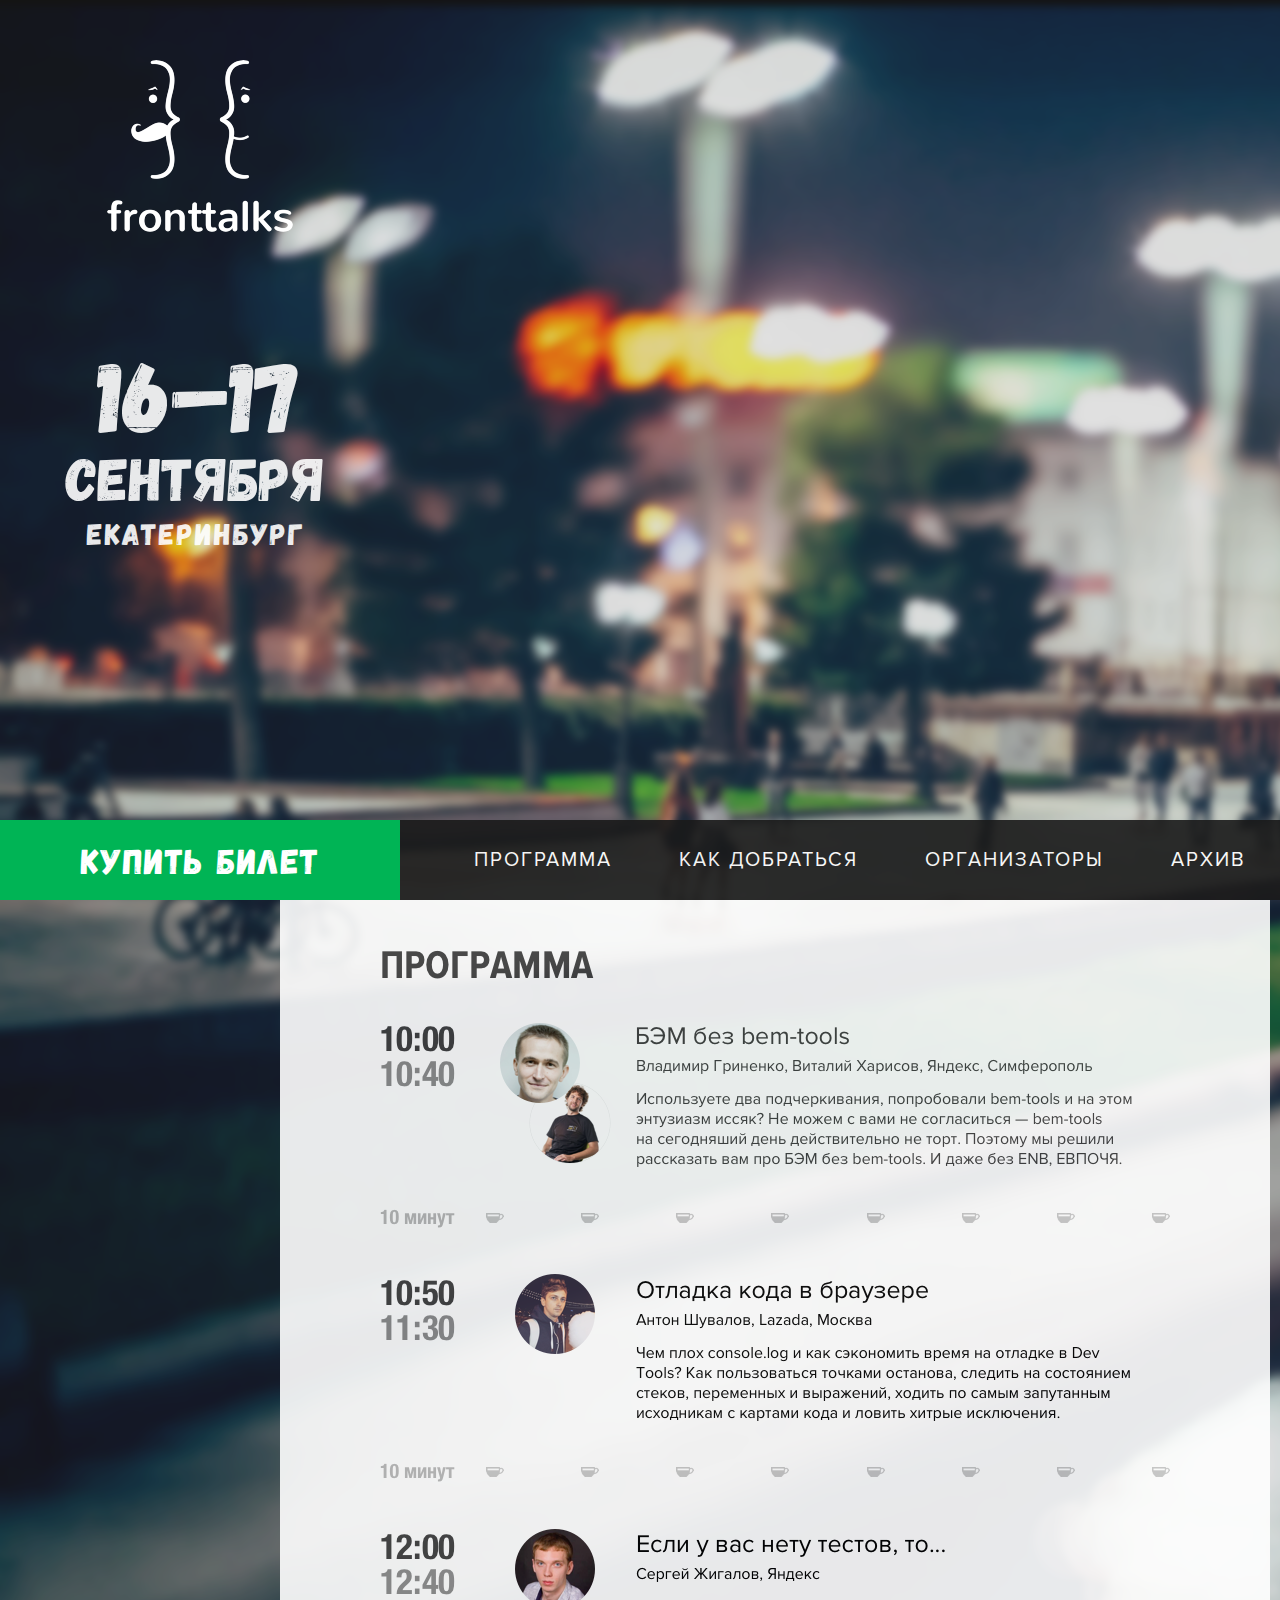
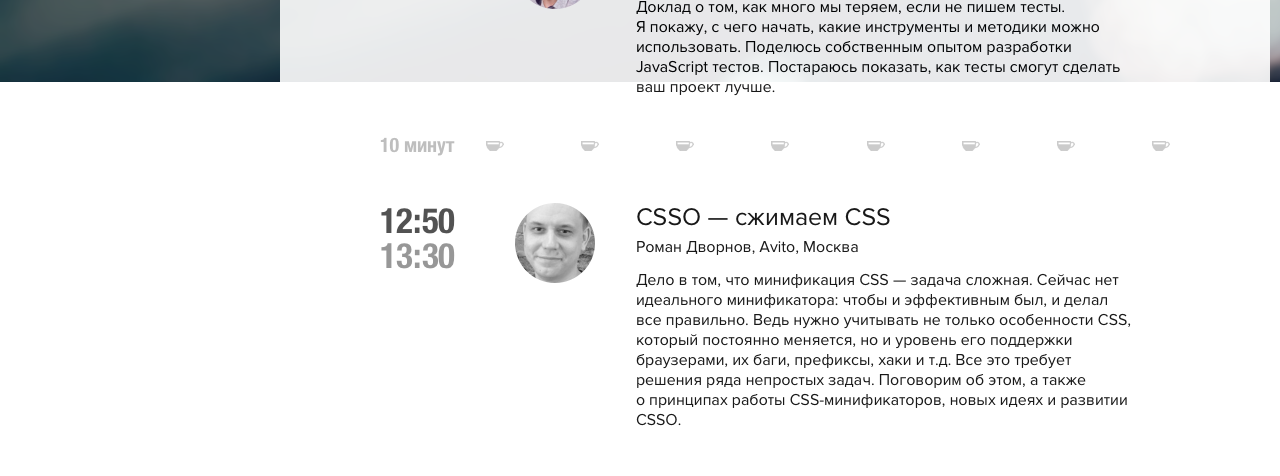
<file: index.html>
<!DOCTYPE html>
<html lang="en">
<head>
  <meta charset="UTF-8">
  <title>fronttalks</title>
  <link rel="stylesheet" href="css/fonts.css">
  <link rel="stylesheet" href="css/button.css">
  <link rel="stylesheet" href="css/fronttalks.css">
</head>
<body>
  <div class="main">
    <aside class="about">
      <div class="logo-wrapper">
        <img src="img/logo.png" alt="logo-fronttalks" class="logo">
      </div>

      <div class="date">16–17</div>
      <div class="month">сентября</div>
      <div class="place">екатеринбург</div>
      <button type="button" name="button" class="buy-ticket">
        <span class="buy-ticket-icon"></span>
        <a class="buy-ticket-text">Купить билет</a>
      </button>

    </aside>
    <section class="content">
      <img src="img/programm.png" alt="programm" class="programm">
    </section>
    <section class="panel">
      <ul class="menu">
        <li class="menu-item"><a href="#" class="menu-item-link">программа</a></li>
        <li class="menu-item"><a href="#" class="menu-item-link">как добраться</a></li>
        <li class="menu-item"><a href="#" class="menu-item-link">организаторы</a></li>
        <li class="menu-item"><a href="#" class="menu-item-link">архив</a></li>
      </ul>
    </section>
  </div>
</body>
</html>
</file>
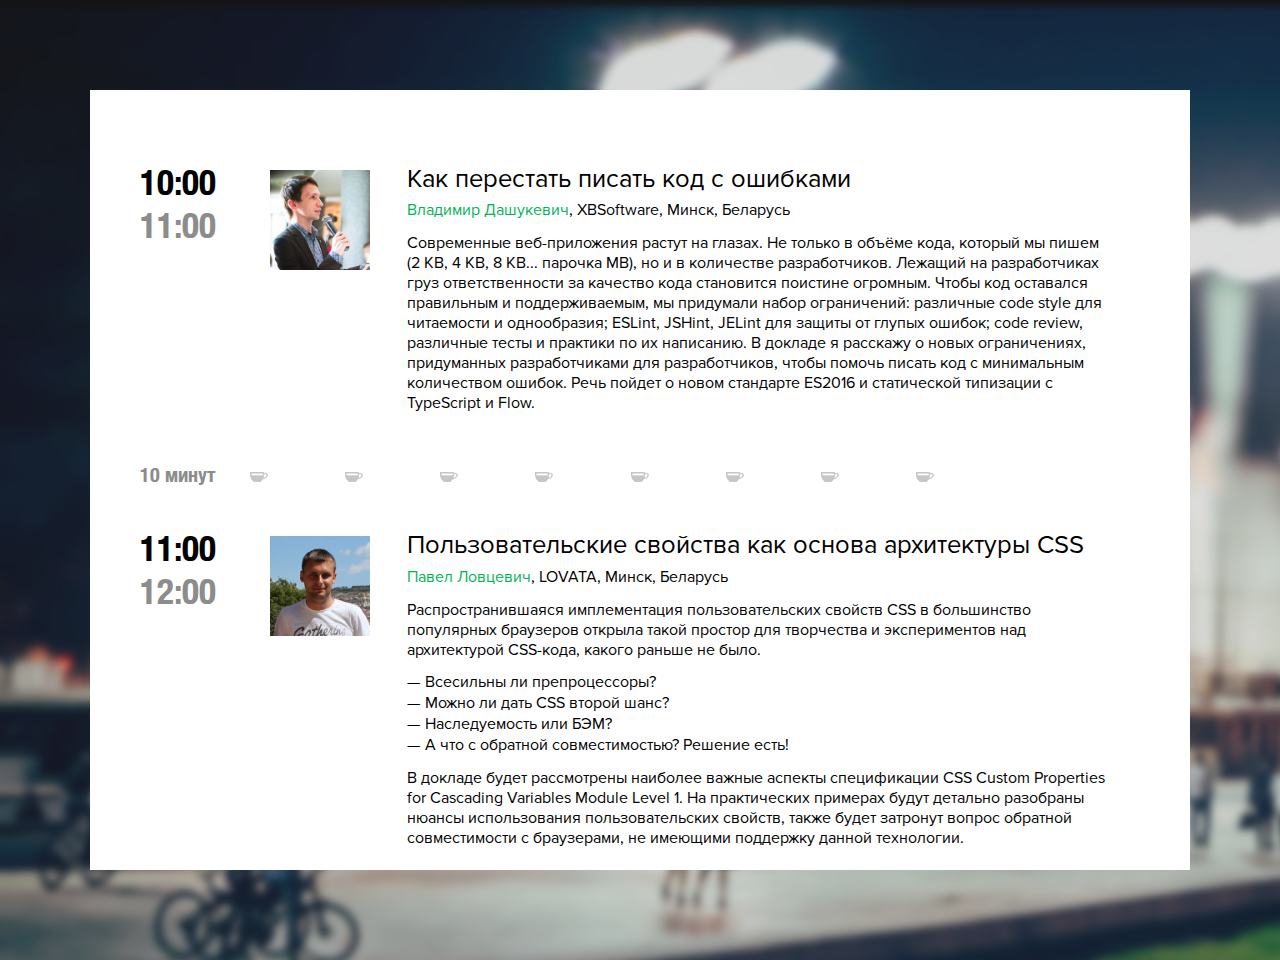
<file: programm.html>
<!DOCTYPE html>
<html lang="en">
<head>
  <meta charset="UTF-8">
  <title>fronttalks</title>
  <link rel="stylesheet" href="css/fonts.css">
  <link rel="stylesheet" href="css/button-splash.css">
  <link rel="stylesheet" href="css/splash.css">
  <link rel="stylesheet" href="css/speakers.css">
  <link rel="stylesheet" href="css/anchor.css">
  <link rel="stylesheet" href="css/programm.css">
</head>
<body>
  <div class="wrapper">
    <section class="programm">
      <div class="programm-item">
        <div class="programm-time">
          <span class="programm-time">10:00
            <span class="programm-time-color">11:00</span>
          </span>
        </div>
        <div class="programm-speaker-photo">
          <img src="img/dashukevich240x240.jpg" alt="Дашукевич" width="100">
        </div>

        <div class="programm-talk">
          <div class="programm-talk-title">Как перестать писать код с ошибками</div>
          <div class="programm-talk-speaker">
            <a href="https://twitter.com/life__777" class="programm-speaker-link">Владимир Дашукевич</a>, XBSoftware, Минск, Беларусь
          </div>
          <div class="programm-talk-description">
            <p>Современные веб-приложения растут на глазах. Не только в объёме кода,
              который мы пишем (2 KB, 4 KB, 8 KB... парочка MB), но и в количестве разработчиков.
              Лежащий на разработчиках груз ответственности за качество кода становится поистине огромным.
              Чтобы код оставался правильным и поддерживаемым, мы придумали набор ограничений:
              различные code style для читаемости и однообразия; ESLint, JSHint, JELint для защиты от глупых ошибок;
              code review, различные тесты и практики по их написанию. В докладе я расскажу о новых ограничениях,
              придуманных разработчиками для разработчиков, чтобы помочь писать код с минимальным количеством ошибок.
              Речь пойдет о новом стандарте ES2016 и статической типизации с TypeScript и Flow.</p>
          </div>
        </div>
      </div>

      <div class="divider">
        <span class="divider-time">10 минут</span>
        <img src="img/coffee-long.png" class="divider-icon">
      </div>

      <div class="programm-item">
        <div class="programm-time">
          <span class="programm-time">11:00
            <span class="programm-time-color">12:00</span>
          </span>
        </div>
        <div class="programm-speaker-photo">
          <img src="img/lautsevich240x240.jpg" alt="Дашукевич" width="100">
        </div>

        <div class="programm-talk">
          <div class="programm-talk-title">Пользовательские свойства как основа архитектуры CSS</div>
          <div class="programm-talk-speaker">
            <a href="https://twitter.com/life__777" class="programm-speaker-link">Павел Ловцевич</a>, LOVATA, Минск, Беларусь
          </div>
          <div class="programm-talk-description">
            <p>

Распространившаяся имплементация пользовательских свойств CSS в большинство популярных браузеров открыла такой простор для творчества и экспериментов над архитектурой CSS-кода, какого раньше не было.
  <ul>
    <li>Всесильны ли препроцессоры?</li>
    <li>Можно ли дать CSS второй шанс?</li>
    <li>Наследуемость или БЭМ?</li>
    <li>А что с обратной совместимостью? Решение есть!</li>
  </ul>

В докладе будет рассмотрены наиболее важные аспекты спецификации CSS Custom Properties for Cascading Variables Module Level 1. На практических примерах будут детально разобраны нюансы использования пользовательских свойств, также будет затронут вопрос обратной совместимости с браузерами, не имеющими поддержку данной технологии.
</p>
          </div>
        </div>
      </div>


    </section>
  </div>


</body>
</html>
</file>
